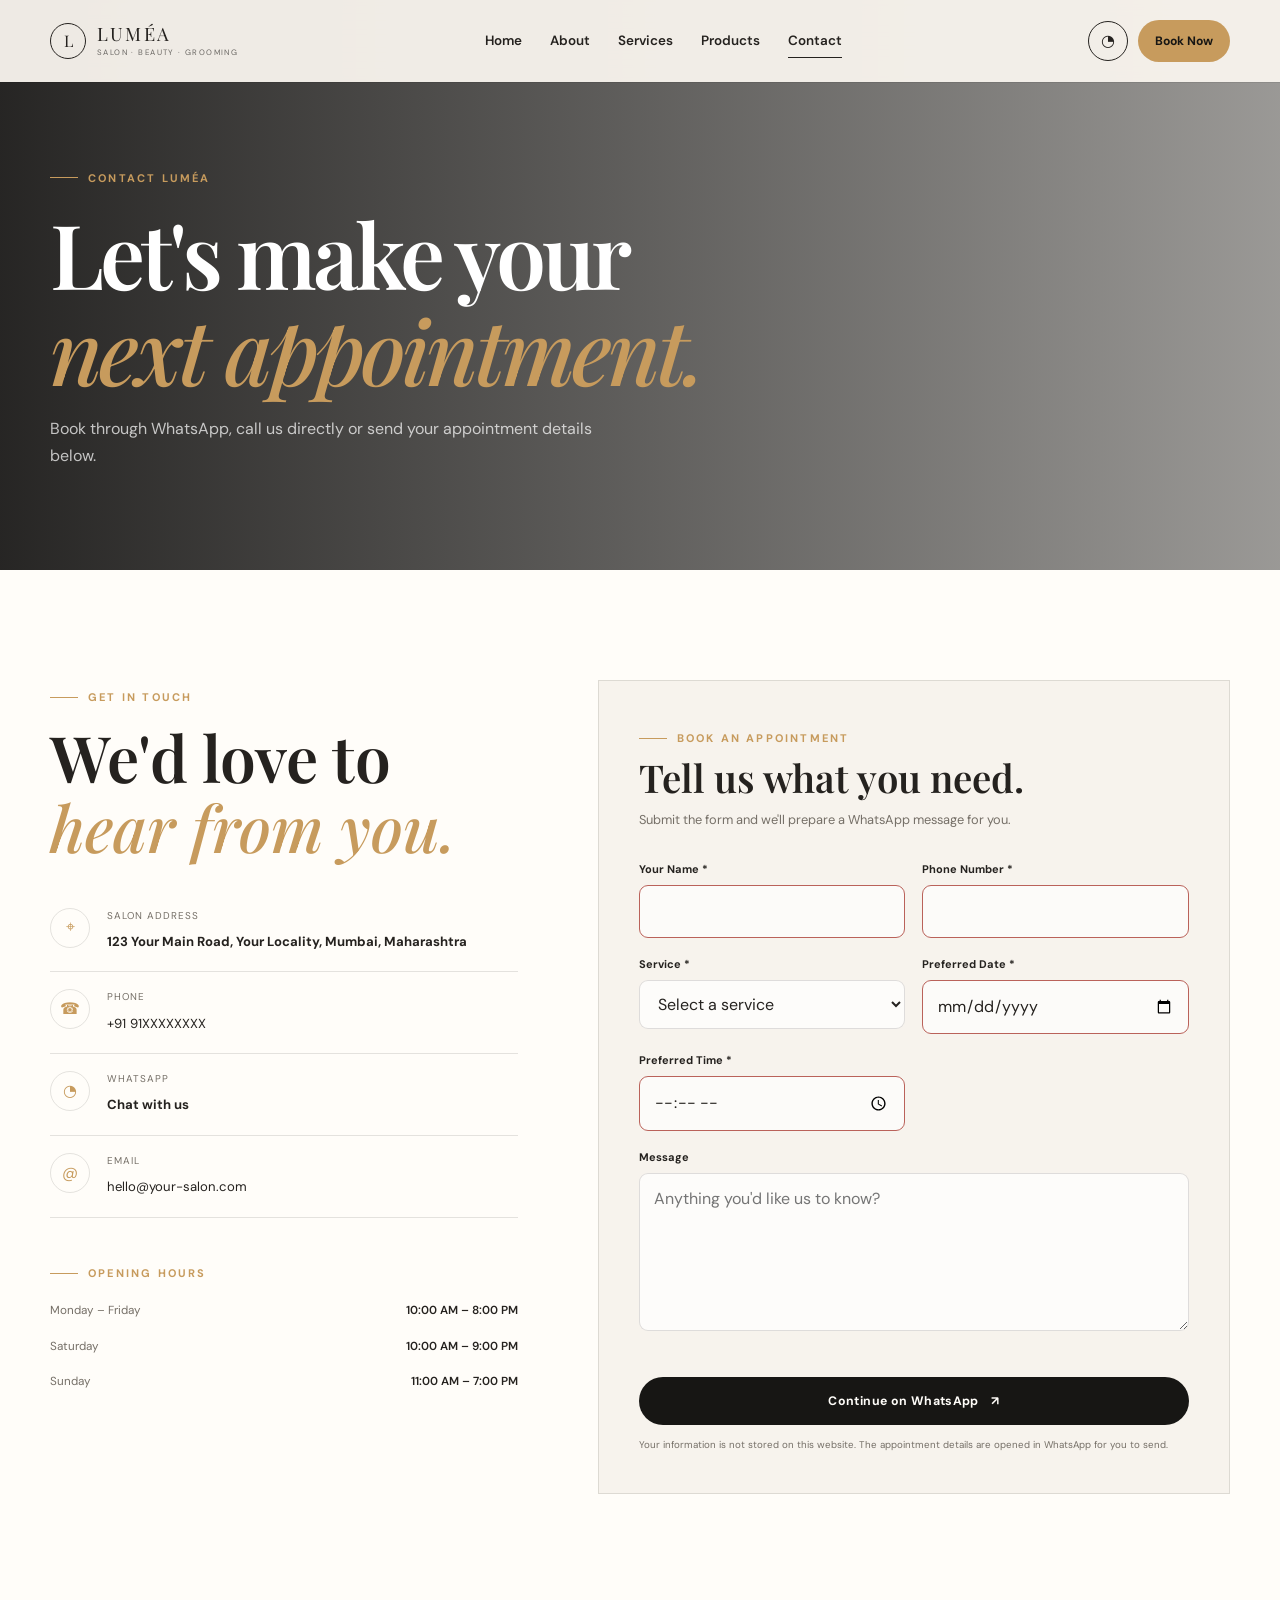
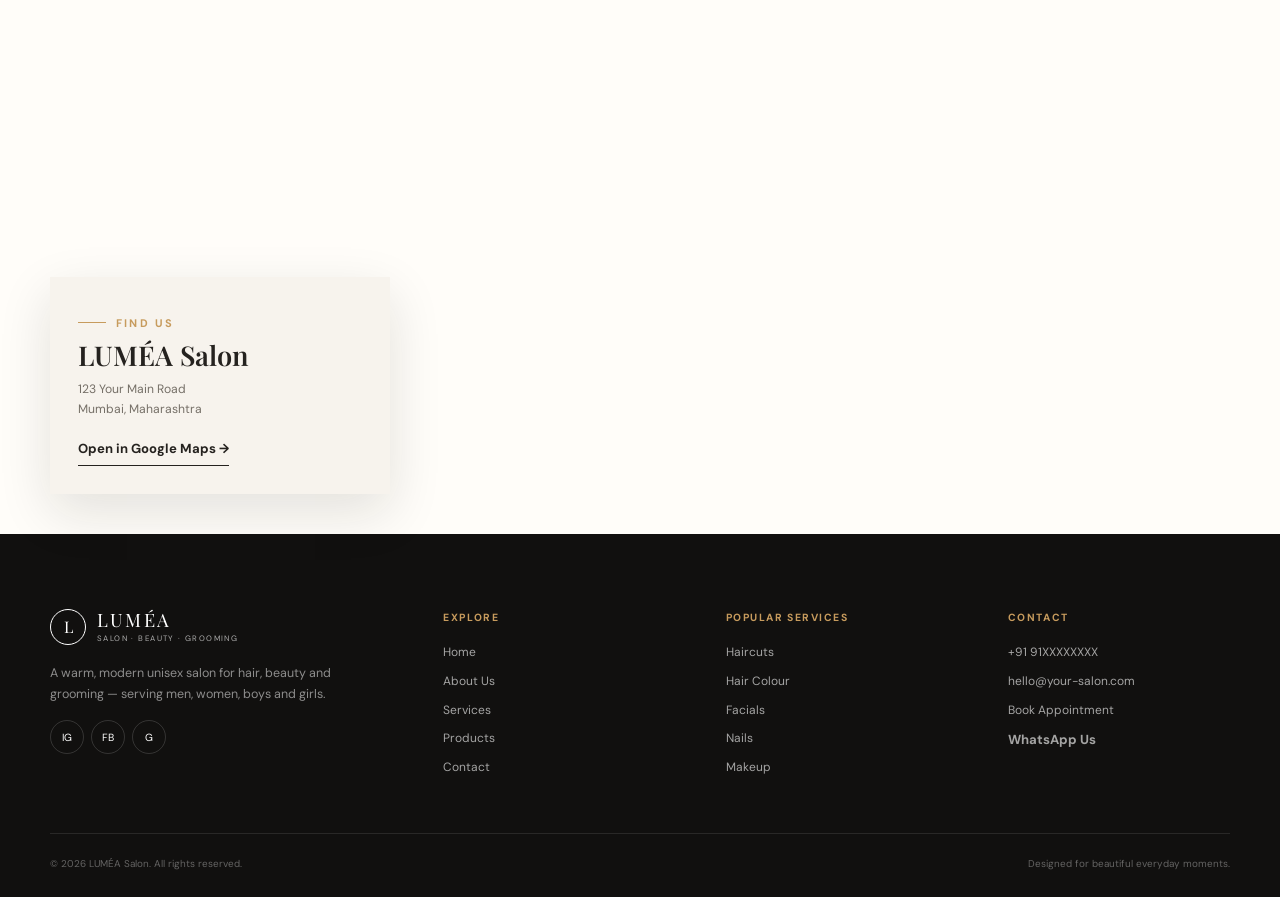
<file: contact.html>
<!DOCTYPE html>
<html lang="en">
<head>
  <meta charset="UTF-8">
  <meta name="viewport" content="width=device-width, initial-scale=1.0">

  <title>Contact & Book Appointment | LUMÉA Salon</title>
  <meta name="description" content="Contact LUMÉA Salon, check opening hours and book a hair, beauty or grooming appointment through WhatsApp.">
  <meta name="theme-color" content="#171614">

  <meta property="og:title" content="Contact LUMÉA Salon">
  <meta property="og:description" content="Book an appointment or contact LUMÉA Salon through WhatsApp.">
  <meta property="og:type" content="website">

  <link rel="preconnect" href="https://fonts.googleapis.com">
  <link rel="preconnect" href="https://fonts.gstatic.com" crossorigin>
  <link href="https://fonts.googleapis.com/css2?family=DM+Sans:wght@400;500;600;700&family=Playfair+Display:wght@500;600;700&display=swap" rel="stylesheet">

  <link rel="stylesheet" href="css/style.css">
  <script src="js/script.js" defer></script>
</head>

<body data-page="contact">

  <div id="site-header"></div>

  <main>

    <section class="page-hero page-hero--contact">
      <div class="container page-hero__content">
        <span class="eyebrow">CONTACT LUMÉA</span>
        <h1>Let's make your<br><em>next appointment.</em></h1>
        <p>
          Book through WhatsApp, call us directly or send your appointment details below.
        </p>
      </div>
    </section>

    <section class="section" id="appointment">
      <div class="container contact-layout">

        <div class="contact-info reveal">

          <span class="eyebrow">GET IN TOUCH</span>
          <h2>We'd love to <em>hear from you.</em></h2>

          <div class="contact-detail">
            <span class="contact-detail__icon">⌖</span>
            <div>
              <small>Salon Address</small>
              <strong>123 Your Main Road, Your Locality, Mumbai, Maharashtra</strong>
            </div>
          </div>

          <div class="contact-detail">
            <span class="contact-detail__icon">☎</span>
            <div>
              <small>Phone</small>
              <a href="tel:+9191XXXXXXXX">+91 91XXXXXXXX</a>
            </div>
          </div>

          <div class="contact-detail">
            <span class="contact-detail__icon">◔</span>
            <div>
              <small>WhatsApp</small>
              <button class="contact-link-button" data-whatsapp="Hello, I would like to enquire about LUMÉA Salon.">
                Chat with us
              </button>
            </div>
          </div>

          <div class="contact-detail">
            <span class="contact-detail__icon">@</span>
            <div>
              <small>Email</small>
              <a href="mailto:hello@your-salon.com">hello@your-salon.com</a>
            </div>
          </div>

          <div class="opening-hours">
            <span class="eyebrow">OPENING HOURS</span>

            <div><span>Monday – Friday</span><strong>10:00 AM – 8:00 PM</strong></div>
            <div><span>Saturday</span><strong>10:00 AM – 9:00 PM</strong></div>
            <div><span>Sunday</span><strong>11:00 AM – 7:00 PM</strong></div>
          </div>

        </div>

        <div class="appointment-card reveal">

          <div class="appointment-card__heading">
            <span class="eyebrow">BOOK AN APPOINTMENT</span>
            <h2>Tell us what you need.</h2>
            <p>
              Submit the form and we'll prepare a WhatsApp message for you.
            </p>
          </div>

          <form id="appointmentForm" novalidate>

            <div class="form-grid">

              <div class="form-field">
                <label for="name">Your Name *</label>
                <input type="text" id="name" name="name" autocomplete="name" required>
              </div>

              <div class="form-field">
                <label for="phone">Phone Number *</label>
                <input type="tel" id="phone" name="phone"
                       inputmode="tel" autocomplete="tel"
                       pattern="[0-9+\-\s()]{10,15}" required>
              </div>

              <div class="form-field">
                <label for="service">Service *</label>
                <select id="service" name="service" required>
                  <option value="">Select a service</option>
                  <option>Haircut</option>
                  <option>Hair Styling</option>
                  <option>Beard & Shave</option>
                  <option>Hair Colour</option>
                  <option>Hair Treatment</option>
                  <option>Facial & Skin</option>
                  <option>Threading</option>
                  <option>Waxing</option>
                  <option>Nails</option>
                  <option>Makeup</option>
                  <option>Grooming</option>
                  <option>Massage & Spa</option>
                </select>
              </div>

              <div class="form-field">
                <label for="date">Preferred Date *</label>
                <input type="date" id="date" name="date" required>
              </div>

              <div class="form-field">
                <label for="time">Preferred Time *</label>
                <input type="time" id="time" name="time" required>
              </div>

              <div class="form-field form-field--full">
                <label for="message">Message</label>
                <textarea id="message" name="message" rows="5"
                          placeholder="Anything you'd like us to know?"></textarea>
              </div>

            </div>

            <p id="formMessage" class="form-message" role="alert"></p>

            <button type="submit" class="btn btn--dark btn--full">
              Continue on WhatsApp <span>↗</span>
            </button>

            <small class="form-note">
              Your information is not stored on this website. The appointment
              details are opened in WhatsApp for you to send.
            </small>

          </form>

        </div>

      </div>
    </section>

    <!-- MAP -->
    <section class="map-section">
      <div class="map-wrap">
        <iframe
          title="LUMÉA Salon location"
          src="https://www.google.com/maps?q=123%20Your%20Main%20Road%2C%20Mumbai%2C%20Maharashtra&output=embed"
          loading="lazy"
          referrerpolicy="no-referrer-when-downgrade">
        </iframe>

        <div class="map-overlay-card">
          <span class="eyebrow">FIND US</span>
          <h3>LUMÉA Salon</h3>
          <p>123 Your Main Road<br>Mumbai, Maharashtra</p>
          <a href="https://www.google.com/maps?q=123%20Your%20Main%20Road%2C%20Mumbai%2C%20Maharashtra"
             target="_blank" rel="noopener" class="text-link">
            Open in Google Maps →
          </a>
        </div>
      </div>
    </section>

  </main>

  <div id="site-footer"></div>

</body>
</html>
</file>
<file: css/style.css>
@import url('https://fonts.googleapis.com/css2?family=DM+Sans:wght@400;500;600;700&family=Playfair+Display:wght@500;600;700&display=swap');

:root {
  --charcoal: #171614;
  --charcoal-2: #211f1c;
  --ink: #25221f;
  --cream: #f7f3ed;
  --cream-2: #efe8dd;
  --beige: #d9c7af;
  --gold: #c79b5d;
  --gold-light: #dfbd86;
  --white: #fffdf9;
  --muted: #756f67;
  --border: rgba(37, 34, 31, 0.12);
  --white-border: rgba(255, 255, 255, 0.16);

  --font-heading: "Playfair Display", Georgia, serif;
  --font-body: "DM Sans", Arial, sans-serif;

  --container: 1180px;
  --header-height: 82px;

  --shadow-sm: 0 8px 30px rgba(28, 24, 19, 0.07);
  --shadow-md: 0 18px 50px rgba(28, 24, 19, 0.12);
  --radius: 18px;
  --transition: 280ms cubic-bezier(.2,.8,.2,1);
}

* {
  box-sizing: border-box;
}

html {
  scroll-behavior: smooth;
}

body {
  margin: 0;
  background: var(--white);
  color: var(--ink);
  font-family: var(--font-body);
  line-height: 1.65;
  overflow-x: hidden;
}

body.menu-open {
  overflow: hidden;
}

img {
  display: block;
  max-width: 100%;
}

button,
input,
select,
textarea {
  font: inherit;
}

button {
  cursor: pointer;
}

a {
  color: inherit;
  text-decoration: none;
}

::selection {
  background: var(--gold);
  color: var(--charcoal);
}

.container {
  width: min(calc(100% - 48px), var(--container));
  margin-inline: auto;
}

.section {
  padding: 110px 0;
}

.section--cream {
  background: var(--cream);
}

.section--dark {
  background: var(--charcoal);
  color: var(--white);
}

.eyebrow {
  display: inline-flex;
  align-items: center;
  gap: 10px;
  color: var(--gold);
  font-size: 0.69rem;
  font-weight: 700;
  letter-spacing: 0.2em;
  line-height: 1.3;
  text-transform: uppercase;
}

.eyebrow::before {
  content: "";
  width: 28px;
  height: 1px;
  background: currentColor;
}

h1,
h2,
h3 {
  margin: 0;
  font-family: var(--font-heading);
  font-weight: 600;
  line-height: 1.08;
}

h1 em,
h2 em {
  color: var(--gold);
  font-style: italic;
  font-weight: 500;
}

p {
  margin: 0 0 1rem;
}

.section-heading {
  max-width: 650px;
  margin-bottom: 55px;
}

.section-heading h2 {
  margin-top: 15px;
  font-size: clamp(2.4rem, 5vw, 4.3rem);
  letter-spacing: -0.035em;
}

.section-heading p {
  max-width: 560px;
  margin-top: 20px;
  color: var(--muted);
}

.section-heading--light p {
  color: rgba(255,255,255,.64);
}

/* --------------------------------
   HEADER
-------------------------------- */

.site-header {
  position: fixed;
  inset: 0 0 auto;
  z-index: 1000;
  height: var(--header-height);
  color: var(--white);
  transition: background var(--transition), box-shadow var(--transition), color var(--transition);
}

.site-header.scrolled,
.site-header:not(.site-header--hero) {
  background: rgba(247, 243, 237, 0.96);
  color: var(--ink);
  box-shadow: 0 1px 0 rgba(0,0,0,.08);
  backdrop-filter: blur(16px);
}

.site-header__inner {
  height: 100%;
  display: flex;
  align-items: center;
  justify-content: space-between;
  gap: 25px;
}

.logo {
  display: inline-flex;
  align-items: center;
  gap: 11px;
  flex-shrink: 0;
}

.logo-mark {
  width: 36px;
  height: 36px;
  display: grid;
  place-items: center;
  border: 1px solid currentColor;
  border-radius: 50%;
  font-family: var(--font-heading);
  font-size: 1rem;
}

.logo-copy {
  display: flex;
  flex-direction: column;
  line-height: 1;
}

.logo-name {
  font-family: var(--font-heading);
  font-size: 1.15rem;
  letter-spacing: .12em;
}

.logo-tagline {
  margin-top: 5px;
  font-size: .49rem;
  letter-spacing: .18em;
  opacity: .65;
}

.site-nav {
  display: flex;
  align-items: center;
  gap: 28px;
}

.site-nav a {
  position: relative;
  padding: 8px 0;
  font-size: .84rem;
  font-weight: 600;
}

.site-nav a::after {
  content: "";
  position: absolute;
  left: 0;
  right: 100%;
  bottom: 2px;
  height: 1px;
  background: currentColor;
  transition: right var(--transition);
}

.site-nav a:hover::after,
.site-nav a.active::after {
  right: 0;
}

.header-actions {
  display: flex;
  align-items: center;
  gap: 10px;
}

.header-whatsapp {
  width: 40px;
  height: 40px;
  border: 1px solid currentColor;
  border-radius: 50%;
  display: grid;
  place-items: center;
  background: transparent;
  color: inherit;
  transition: var(--transition);
}

.header-whatsapp:hover {
  background: var(--gold);
  border-color: var(--gold);
  color: var(--charcoal);
  transform: translateY(-2px);
}

.header-book {
  padding: 11px 17px;
  border-radius: 999px;
  background: var(--gold);
  color: var(--charcoal);
  font-size: .76rem;
  font-weight: 700;
  transition: var(--transition);
}

.header-book:hover {
  background: var(--gold-light);
  transform: translateY(-2px);
}

.menu-toggle {
  display: none;
  width: 44px;
  height: 44px;
  padding: 0;
  border: 0;
  background: transparent;
  color: currentColor;
}

.menu-toggle span {
  display: block;
  width: 23px;
  height: 1px;
  margin: 5px auto;
  background: currentColor;
  transition: var(--transition);
}

/* --------------------------------
   BUTTONS
-------------------------------- */

.btn {
  min-height: 48px;
  display: inline-flex;
  align-items: center;
  justify-content: center;
  gap: 12px;
  padding: 13px 23px;
  border: 1px solid transparent;
  border-radius: 999px;
  font-size: .77rem;
  font-weight: 700;
  letter-spacing: .03em;
  transition: var(--transition);
}

.btn:hover {
  transform: translateY(-3px);
}

.btn--gold {
  background: var(--gold);
  color: var(--charcoal);
}

.btn--gold:hover {
  background: var(--gold-light);
  box-shadow: 0 12px 25px rgba(199,155,93,.2);
}

.btn--dark {
  background: var(--charcoal);
  color: var(--white);
}

.btn--dark:hover {
  background: var(--charcoal-2);
}

.btn--outline-light {
  border-color: rgba(255,255,255,.38);
  color: white;
}

.btn--outline-light:hover {
  background: white;
  border-color: white;
  color: var(--charcoal);
}

.btn--full {
  width: 100%;
}

.whatsapp-btn {
  display: inline-flex;
  align-items: center;
  justify-content: center;
  gap: 9px;
  min-height: 46px;
  padding: 12px 19px;
  border: 1px solid #789d68;
  border-radius: 999px;
  background: #789d68;
  color: white;
  font-weight: 700;
  font-size: .78rem;
  transition: var(--transition);
}

.whatsapp-btn:hover {
  background: #668d57;
  border-color: #668d57;
  transform: translateY(-2px);
}

.whatsapp-btn--dark {
  background: var(--charcoal);
  border-color: var(--charcoal);
}

.whatsapp-icon {
  font-size: 1.15rem;
}

.text-link {
  display: inline-flex;
  align-items: center;
  gap: 11px;
  padding-bottom: 5px;
  border-bottom: 1px solid currentColor;
  color: var(--ink);
  font-size: .82rem;
  font-weight: 700;
}

.text-link span {
  transition: transform var(--transition);
}

.text-link:hover span {
  transform: translateX(4px);
}

.center-action {
  display: flex;
  justify-content: center;
  margin-top: 50px;
}

/* --------------------------------
   HERO
-------------------------------- */

.hero {
  min-height: min(850px, 100vh);
  position: relative;
  display: flex;
  align-items: center;
  color: var(--white);
  background:
    url("https://images.unsplash.com/photo-1560066984-138dadb4c035?auto=format&fit=crop&w=2000&q=90")
    center/cover no-repeat;
}

.hero__overlay {
  position: absolute;
  inset: 0;
  background:
    linear-gradient(90deg, rgba(15,14,13,.84) 0%, rgba(15,14,13,.56) 46%, rgba(15,14,13,.18) 100%),
    linear-gradient(0deg, rgba(15,14,13,.45), transparent 40%);
}

.hero__content {
  position: relative;
  z-index: 1;
  padding-top: 100px;
}

.hero h1 {
  max-width: 900px;
  margin: 20px 0;
  font-size: clamp(3.4rem, 8vw, 7.6rem);
  letter-spacing: -0.05em;
}

.hero__text {
  max-width: 570px;
  margin-bottom: 29px;
  color: rgba(255,255,255,.75);
  font-size: 1rem;
}

.hero__actions {
  display: flex;
  flex-wrap: wrap;
  gap: 11px;
  margin-bottom: 17px;
}

.hero-whatsapp {
  background: rgba(120,157,104,.95);
  border-color: rgba(120,157,104,.95);
}

.hero__scroll {
  position: absolute;
  z-index: 2;
  bottom: 34px;
  right: 42px;
  display: flex;
  align-items: center;
  gap: 13px;
  color: rgba(255,255,255,.58);
  font-size: .62rem;
  letter-spacing: .13em;
  text-transform: uppercase;
  transform: rotate(-90deg) translateX(100%);
  transform-origin: right bottom;
}

.scroll-line {
  display: block;
  width: 50px;
  height: 1px;
  background: currentColor;
}

/* --------------------------------
   PAGE HERO
-------------------------------- */

.page-hero {
  min-height: 570px;
  position: relative;
  display: flex;
  align-items: flex-end;
  padding-bottom: 85px;
  overflow: hidden;
  color: white;
  background: var(--charcoal);
}

.page-hero__image {
  position: absolute;
  inset: 0;
  background:
    linear-gradient(90deg, rgba(15,14,13,.88), rgba(15,14,13,.4)),
    url("https://images.unsplash.com/photo-1521590832167-7bcbfaa6381f?auto=format&fit=crop&w=2000&q=85")
    center/cover;
}

.page-hero--services {
  background:
    linear-gradient(90deg, rgba(15,14,13,.9), rgba(15,14,13,.42)),
    url("https://images.unsplash.com/photo-1519014816548-bf5fe059798b?auto=format&fit=crop&w=2000&q=85")
    center/cover;
}

.page-hero--products {
  background:
    linear-gradient(90deg, rgba(15,14,13,.9), rgba(15,14,13,.42)),
    url("https://images.unsplash.com/photo-1556229010-6c3f2c9ca5f8?auto=format&fit=crop&w=2000&q=85")
    center/cover;
}

.page-hero--contact {
  background:
    linear-gradient(90deg, rgba(15,14,13,.9), rgba(15,14,13,.42)),
    url("https://images.unsplash.com/photo-1600948836101-f9ffda59d250?auto=format&fit=crop&w=2000&q=85")
    center/cover;
}

.page-hero:not(.page-hero--services):not(.page-hero--products):not(.page-hero--contact) {
  background: var(--charcoal);
}

.page-hero__content {
  position: relative;
  z-index: 1;
}

.page-hero h1 {
  margin: 18px 0;
  font-size: clamp(3rem, 7vw, 6.2rem);
  letter-spacing: -.045em;
}

.page-hero p {
  max-width: 590px;
  color: rgba(255,255,255,.72);
}

/* --------------------------------
   INTRO
-------------------------------- */

.intro-grid {
  display: grid;
  grid-template-columns: 1fr 1fr;
  gap: 100px;
  align-items: end;
}

.intro-copy h2 {
  margin-top: 17px;
  font-size: clamp(2.6rem, 5vw, 4.3rem);
}

.intro-text {
  max-width: 500px;
  color: var(--muted);
}

.intro-text p {
  font-size: 1.04rem;
}

/* --------------------------------
   FEATURES
-------------------------------- */

.feature-grid {
  display: grid;
  grid-template-columns: repeat(3, 1fr);
  gap: 1px;
  background: var(--border);
  border: 1px solid var(--border);
}

.feature-card {
  min-height: 225px;
  padding: 34px;
  background: var(--white);
  transition: var(--transition);
}

.feature-card:hover {
  background: var(--cream);
  transform: translateY(-4px);
}

.feature-icon {
  width: 48px;
  height: 48px;
  display: grid;
  place-items: center;
  margin-bottom: 24px;
  border: 1px solid rgba(199,155,93,.45);
  border-radius: 50%;
  color: var(--gold);
  font-size: 1.3rem;
}

.feature-card h3 {
  margin-bottom: 10px;
  font-size: 1.18rem;
}

.feature-card p {
  color: var(--muted);
  font-size: .88rem;
}

/* --------------------------------
   SERVICE PREVIEW
-------------------------------- */

.service-preview-grid {
  display: grid;
  grid-template-columns: repeat(4, 1fr);
  gap: 16px;
}

.service-preview-card {
  overflow: hidden;
  background: var(--charcoal-2);
  border: 1px solid rgba(255,255,255,.08);
}

.service-preview-card img {
  width: 100%;
  aspect-ratio: .86;
  object-fit: cover;
  transition: transform 600ms cubic-bezier(.2,.8,.2,1);
}

.service-preview-card:hover img {
  transform: scale(1.06);
}

.service-preview-card__body {
  padding: 23px;
}

.service-preview-card__body > span {
  color: var(--gold);
  font-size: .65rem;
  letter-spacing: .15em;
}

.service-preview-card h3 {
  margin: 8px 0;
  font-size: 1.4rem;
}

.service-preview-card p {
  color: rgba(255,255,255,.58);
  font-size: .79rem;
}

.service-preview-card a {
  display: inline-block;
  margin-top: 10px;
  color: var(--gold-light);
  font-size: .75rem;
  font-weight: 700;
}

/* --------------------------------
   AUDIENCE
-------------------------------- */

.audience-grid {
  display: grid;
  grid-template-columns: repeat(4, 1fr);
  gap: 14px;
}

.audience-card {
  position: relative;
  min-height: 420px;
  overflow: hidden;
  color: white;
  background: var(--charcoal);
}

.audience-card::after {
  content: "";
  position: absolute;
  inset: 40% 0 0;
  background: linear-gradient(transparent, rgba(0,0,0,.78));
}

.audience-card img {
  width: 100%;
  height: 100%;
  position: absolute;
  inset: 0;
  object-fit: cover;
  transition: transform 700ms cubic-bezier(.2,.8,.2,1);
}

.audience-card:hover img {
  transform: scale(1.07);
}

.audience-card > div {
  position: absolute;
  z-index: 2;
  inset: auto 25px 24px;
}

.audience-card span {
  color: var(--gold-light);
  font-size: .63rem;
  letter-spacing: .15em;
}

.audience-card h3 {
  margin-top: 6px;
  font-size: 2rem;
}

.audience-card p {
  margin: 2px 0 0;
  color: rgba(255,255,255,.7);
  font-size: .75rem;
}

/* --------------------------------
   SPLIT
-------------------------------- */

.split-section {
  display: grid;
  grid-template-columns: 1fr 1fr;
  gap: 85px;
  align-items: center;
}

.split-section--reverse .split-content {
  order: 2;
}

.split-section--reverse .split-image {
  order: 1;
}

.split-image {
  position: relative;
}

.split-image img {
  width: 100%;
  aspect-ratio: 1 / 1.05;
  object-fit: cover;
}

.image-caption {
  position: absolute;
  left: 22px;
  bottom: 22px;
  max-width: 250px;
  padding: 12px 15px;
  background: rgba(23,22,20,.82);
  color: rgba(255,255,255,.8);
  font-size: .7rem;
}

.split-content {
  max-width: 550px;
}

.split-content h2 {
  margin: 16px 0 25px;
  font-size: clamp(2.4rem, 5vw, 4.2rem);
}

.split-content p {
  color: var(--muted);
}

.split-content .btn {
  margin-top: 17px;
}

.split-content--light p {
  color: rgba(255,255,255,.64);
}

/* --------------------------------
   GALLERY
-------------------------------- */

.gallery-grid {
  display: grid;
  grid-template-columns: 1.4fr .8fr .8fr;
  grid-auto-rows: 260px;
  gap: 13px;
}

.gallery-item {
  width: 100%;
  height: 100%;
  padding: 0;
  overflow: hidden;
  border: 0;
  background: var(--charcoal);
}

.gallery-item--large {
  grid-row: span 2;
}

.gallery-item--wide {
  grid-column: span 2;
}

.gallery-item img {
  width: 100%;
  height: 100%;
  object-fit: cover;
  transition: transform 650ms cubic-bezier(.2,.8,.2,1), filter 400ms ease;
}

.gallery-item:hover img {
  transform: scale(1.06);
  filter: brightness(.82);
}

/* --------------------------------
   TESTIMONIALS
-------------------------------- */

.testimonial-grid {
  display: grid;
  grid-template-columns: repeat(4, 1fr);
  gap: 18px;
}

.testimonial {
  min-height: 270px;
  padding: 30px;
  border: 1px solid var(--border);
  background: var(--white);
}

.stars {
  margin-bottom: 23px;
  color: var(--gold);
  letter-spacing: .15em;
}

.testimonial blockquote {
  margin: 0 0 25px;
  font-family: var(--font-heading);
  font-size: 1.08rem;
  line-height: 1.55;
}

.testimonial strong {
  color: var(--muted);
  font-size: .75rem;
}

/* --------------------------------
   CTA
-------------------------------- */

.cta-section {
  padding: 110px 0;
  background:
    linear-gradient(135deg, rgba(199,155,93,.12), transparent 45%),
    var(--charcoal);
  color: white;
  text-align: center;
}

.cta-section__inner {
  max-width: 780px;
}

.cta-section h2 {
  margin: 17px 0 14px;
  font-size: clamp(3rem, 6vw, 5.7rem);
  letter-spacing: -.04em;
}

.cta-section p {
  color: rgba(255,255,255,.62);
}

.cta-section__actions {
  display: flex;
  justify-content: center;
  flex-wrap: wrap;
  gap: 11px;
  margin-top: 28px;
}

/* --------------------------------
   ABOUT
-------------------------------- */

.philosophy-grid {
  display: grid;
  grid-template-columns: repeat(5, 1fr);
  gap: 1px;
  border: 1px solid var(--border);
  background: var(--border);
}

.philosophy-card {
  min-height: 275px;
  padding: 30px 24px;
  background: var(--white);
}

.philosophy-card > span {
  color: var(--gold);
  font-size: .67rem;
  letter-spacing: .15em;
}

.philosophy-card h3 {
  margin: 28px 0 12px;
  font-size: 1.2rem;
}

.philosophy-card p {
  color: var(--muted);
  font-size: .82rem;
}

.stats-grid {
  display: grid;
  grid-template-columns: repeat(4, 1fr);
  gap: 1px;
  background: var(--border);
  border: 1px solid var(--border);
}

.stat {
  padding: 50px 25px;
  text-align: center;
  background: var(--white);
}

.stat strong {
  display: block;
  color: var(--gold);
  font-family: var(--font-heading);
  font-size: clamp(2.8rem, 5vw, 4.8rem);
  line-height: 1;
}

.stat span {
  display: block;
  margin-top: 12px;
  color: var(--muted);
  font-size: .72rem;
  letter-spacing: .08em;
  text-transform: uppercase;
}

.check-list {
  padding: 0;
  margin: 25px 0 18px;
  list-style: none;
}

.check-list li {
  position: relative;
  padding: 8px 0 8px 25px;
  color: rgba(255,255,255,.68);
  font-size: .86rem;
}

.check-list li::before {
  content: "✓";
  position: absolute;
  left: 0;
  color: var(--gold);
}

/* --------------------------------
   SERVICES CATALOGUE
-------------------------------- */

.services-catalogue {
  background: var(--white);
}

.service-step {
  padding: 35px 0;
  border-bottom: 1px solid var(--border);
}

.step-heading {
  display: flex;
  align-items: center;
  gap: 20px;
  margin-bottom: 28px;
}

.step-number {
  color: var(--gold);
  font-family: var(--font-heading);
  font-size: 2.2rem;
}

.step-heading h2 {
  margin-top: 4px;
  font-size: 1.8rem;
}

.customer-chips {
  display: flex;
  flex-wrap: wrap;
  gap: 9px;
}

.customer-chip,
.product-filter {
  padding: 11px 18px;
  border: 1px solid var(--border);
  border-radius: 999px;
  background: transparent;
  color: var(--ink);
  font-size: .75rem;
  font-weight: 700;
  white-space: nowrap;
  transition: var(--transition);
}

.customer-chip:hover,
.customer-chip.active,
.product-filter:hover,
.product-filter.active {
  border-color: var(--charcoal);
  background: var(--charcoal);
  color: white;
  transform: translateY(-2px);
}

.category-grid {
  display: grid;
  grid-template-columns: repeat(4, 1fr);
  gap: 10px;
}

.category-card {
  position: relative;
  min-height: 125px;
  padding: 23px;
  border: 1px solid var(--border);
  background: var(--cream);
  text-align: left;
  transition: var(--transition);
}

.category-card:hover,
.category-card.active {
  border-color: var(--gold);
  background: var(--charcoal);
  color: white;
  transform: translateY(-3px);
}

.category-card__icon {
  display: block;
  margin-bottom: 18px;
  color: var(--gold);
  font-size: 1.25rem;
}

.category-card strong {
  display: block;
  font-family: var(--font-heading);
  font-size: 1.12rem;
}

.category-card small {
  display: block;
  margin-top: 4px;
  color: var(--muted);
  font-size: .65rem;
}

.category-card:hover small,
.category-card.active small {
  color: rgba(255,255,255,.55);
}

.service-results {
  margin-top: 20px;
}

.service-results__top {
  display: flex;
  justify-content: space-between;
  align-items: flex-end;
  gap: 20px;
}

.service-results__top h2 {
  margin-top: 8px;
  font-size: 2.4rem;
}

.text-button {
  border: 0;
  background: transparent;
  color: var(--muted);
  font-size: .75rem;
  font-weight: 700;
}

.text-button:hover {
  color: var(--ink);
}

.breadcrumb {
  margin: 18px 0 28px;
  color: var(--muted);
  font-size: .72rem;
}

.breadcrumb span {
  padding: 0 7px;
  color: var(--gold);
}

.service-cards {
  display: grid;
  grid-template-columns: repeat(3, 1fr);
  gap: 14px;
}

.service-card {
  padding: 27px;
  border: 1px solid var(--border);
  background: var(--white);
  box-shadow: var(--shadow-sm);
  transition: var(--transition);
}

.service-card:hover {
  transform: translateY(-5px);
  box-shadow: var(--shadow-md);
}

.service-card__top {
  display: flex;
  justify-content: space-between;
  gap: 15px;
}

.service-card h3 {
  font-size: 1.4rem;
}

.service-card__number {
  color: var(--gold);
  font-size: .63rem;
  letter-spacing: .15em;
}

.service-card p {
  min-height: 50px;
  margin: 13px 0;
  color: var(--muted);
  font-size: .79rem;
}

.service-meta {
  display: flex;
  align-items: center;
  gap: 17px;
  margin-bottom: 20px;
  color: var(--muted);
  font-size: .7rem;
}

.service-price {
  color: var(--ink);
  font-size: 1rem;
  font-weight: 700;
}

.service-card__actions {
  display: flex;
  gap: 7px;
}

.service-card__actions .btn,
.service-card__actions .whatsapp-btn {
  flex: 1;
  min-height: 43px;
  padding: 9px 12px;
  font-size: .69rem;
}

/* --------------------------------
   PRODUCTS
-------------------------------- */

.product-filters {
  display: flex;
  flex-wrap: wrap;
  gap: 9px;
  margin-bottom: 35px;
}

.product-grid {
  display: grid;
  grid-template-columns: repeat(4, 1fr);
  gap: 17px;
}

.product-card {
  overflow: hidden;
  border: 1px solid var(--border);
  background: var(--white);
  transition: var(--transition);
}

.product-card:hover {
  transform: translateY(-5px);
  box-shadow: var(--shadow-md);
}

.product-card__image {
  overflow: hidden;
  aspect-ratio: 1 / 1;
  background: var(--cream);
}

.product-card__image img {
  width: 100%;
  height: 100%;
  object-fit: cover;
  transition: transform 600ms ease;
}

.product-card:hover .product-card__image img {
  transform: scale(1.06);
}

.product-card__body {
  padding: 23px;
}

.product-card__category {
  color: var(--gold);
  font-size: .6rem;
  font-weight: 700;
  letter-spacing: .15em;
  text-transform: uppercase;
}

.product-card h3 {
  margin: 8px 0;
  font-size: 1.35rem;
}

.product-card p {
  min-height: 46px;
  color: var(--muted);
  font-size: .76rem;
}

.product-card__bottom {
  display: flex;
  align-items: center;
  justify-content: space-between;
  gap: 10px;
  margin-top: 18px;
}

.product-price {
  font-weight: 700;
}

.product-card .whatsapp-btn {
  padding: 9px 12px;
  min-height: 40px;
  font-size: .65rem;
}

/* --------------------------------
   CONTACT
-------------------------------- */

.contact-layout {
  display: grid;
  grid-template-columns: .85fr 1.15fr;
  gap: 80px;
  align-items: start;
}

.contact-info h2 {
  margin: 16px 0 30px;
  font-size: clamp(2.5rem, 5vw, 4.3rem);
}

.contact-detail {
  display: flex;
  gap: 17px;
  padding: 17px 0;
  border-bottom: 1px solid var(--border);
}

.contact-detail__icon {
  width: 40px;
  height: 40px;
  flex: 0 0 40px;
  display: grid;
  place-items: center;
  border: 1px solid var(--border);
  border-radius: 50%;
  color: var(--gold);
}

.contact-detail small {
  display: block;
  margin-bottom: 4px;
  color: var(--muted);
  font-size: .62rem;
  letter-spacing: .1em;
  text-transform: uppercase;
}

.contact-detail strong,
.contact-detail a {
  font-size: .82rem;
  line-height: 1.5;
}

.contact-link-button {
  padding: 0;
  border: 0;
  background: transparent;
  color: var(--ink);
  font-size: .82rem;
  font-weight: 700;
}

.opening-hours {
  margin-top: 38px;
}

.opening-hours > .eyebrow {
  margin-bottom: 13px;
}

.opening-hours > div {
  display: flex;
  justify-content: space-between;
  gap: 20px;
  padding: 8px 0;
  color: var(--muted);
  font-size: .73rem;
}

.opening-hours strong {
  color: var(--ink);
  font-weight: 600;
}

.appointment-card {
  padding: 40px;
  background: var(--cream);
  border: 1px solid var(--border);
}

.appointment-card__heading {
  margin-bottom: 30px;
}

.appointment-card h2 {
  margin: 10px 0;
  font-size: 2.4rem;
}

.appointment-card__heading p {
  color: var(--muted);
  font-size: .8rem;
}

.form-grid {
  display: grid;
  grid-template-columns: repeat(2, 1fr);
  gap: 17px;
}

.form-field {
  display: flex;
  flex-direction: column;
  gap: 7px;
}

.form-field--full {
  grid-column: 1 / -1;
}

.form-field label {
  font-size: .69rem;
  font-weight: 700;
}

.form-field input,
.form-field select,
.form-field textarea {
  width: 100%;
  border: 1px solid rgba(37,34,31,.14);
  border-radius: 9px;
  outline: 0;
  background: rgba(255,255,255,.7);
  color: var(--ink);
  padding: 12px 14px;
  transition: border var(--transition), box-shadow var(--transition);
}

.form-field textarea {
  resize: vertical;
  min-height: 125px;
}

.form-field input:focus,
.form-field select:focus,
.form-field textarea:focus {
  border-color: var(--gold);
  box-shadow: 0 0 0 3px rgba(199,155,93,.12);
}

.form-field input:invalid:not(:placeholder-shown) {
  border-color: #ba625a;
}

.form-message {
  min-height: 20px;
  margin: 13px 0;
  color: #a65047;
  font-size: .72rem;
}

.form-note {
  display: block;
  margin-top: 13px;
  color: var(--muted);
  font-size: .61rem;
  line-height: 1.5;
}

.map-section {
  position: relative;
  min-height: 530px;
}

.map-wrap {
  position: relative;
  height: 530px;
}

.map-wrap iframe {
  width: 100%;
  height: 100%;
  border: 0;
  filter: grayscale(.7) contrast(.95);
}

.map-overlay-card {
  position: absolute;
  left: max(24px, calc((100% - var(--container)) / 2));
  bottom: 40px;
  width: min(340px, calc(100% - 48px));
  padding: 28px;
  background: rgba(247,243,237,.96);
  box-shadow: var(--shadow-md);
}

.map-overlay-card h3 {
  margin: 9px 0;
  font-size: 1.7rem;
}

.map-overlay-card p {
  color: var(--muted);
  font-size: .76rem;
}

/* --------------------------------
   FOOTER
-------------------------------- */

.site-footer {
  padding: 75px 0 25px;
  background: #11100f;
  color: white;
}

.footer-grid {
  display: grid;
  grid-template-columns: 1.5fr 1fr 1fr 1fr;
  gap: 60px;
  padding-bottom: 55px;
}

.footer-brand p {
  max-width: 330px;
  margin-top: 18px;
  color: rgba(255,255,255,.52);
  font-size: .78rem;
}

.footer-title {
  margin-bottom: 17px;
  color: var(--gold);
  font-size: .65rem;
  font-weight: 700;
  letter-spacing: .15em;
  text-transform: uppercase;
}

.footer-links {
  display: flex;
  flex-direction: column;
  gap: 9px;
}

.footer-links a {
  color: rgba(255,255,255,.62);
  font-size: .75rem;
  transition: color var(--transition);
}

.footer-links a:hover {
  color: white;
}

.footer-bottom {
  display: flex;
  justify-content: space-between;
  gap: 20px;
  padding-top: 22px;
  border-top: 1px solid rgba(255,255,255,.1);
  color: rgba(255,255,255,.35);
  font-size: .62rem;
}

.social-links {
  display: flex;
  gap: 7px;
}

.social-links a {
  width: 34px;
  height: 34px;
  display: grid;
  place-items: center;
  border: 1px solid rgba(255,255,255,.15);
  border-radius: 50%;
  font-size: .65rem;
  transition: var(--transition);
}

.social-links a:hover {
  background: var(--gold);
  border-color: var(--gold);
  color: var(--charcoal);
}

/* --------------------------------
   LIGHTBOX
-------------------------------- */

.lightbox {
  position: fixed;
  z-index: 2000;
  inset: 0;
  display: none;
  place-items: center;
  padding: 30px;
  background: rgba(10,9,8,.94);
}

.lightbox.open {
  display: grid;
}

.lightbox img {
  max-width: min(1100px, 94vw);
  max-height: 88vh;
  object-fit: contain;
}

.lightbox__close {
  position: absolute;
  top: 22px;
  right: 25px;
  width: 44px;
  height: 44px;
  border: 1px solid rgba(255,255,255,.3);
  border-radius: 50%;
  background: transparent;
  color: white;
  font-size: 1.7rem;
}

/* --------------------------------
   REVEAL ANIMATIONS
-------------------------------- */

.reveal {
  opacity: 0;
  transform: translateY(25px);
  transition: opacity 700ms ease, transform 700ms cubic-bezier(.2,.8,.2,1);
}

.reveal.visible {
  opacity: 1;
  transform: none;
}

.hero-reveal {
  animation: heroReveal .9s cubic-bezier(.2,.8,.2,1) both;
}

.hero-reveal:nth-child(2) {
  animation-delay: .08s;
}

.hero-reveal:nth-child(3) {
  animation-delay: .16s;
}

.hero-reveal:nth-child(4) {
  animation-delay: .24s;
}

.hero-reveal:nth-child(5) {
  animation-delay: .3s;
}

@keyframes heroReveal {
  from {
    opacity: 0;
    transform: translateY(22px);
  }

  to {
    opacity: 1;
    transform: none;
  }
}

/* --------------------------------
   FOCUS
-------------------------------- */

a:focus-visible,
button:focus-visible,
input:focus-visible,
select:focus-visible,
textarea:focus-visible {
  outline: 2px solid var(--gold);
  outline-offset: 3px;
}

/* --------------------------------
   RESPONSIVE
-------------------------------- */

@media (max-width: 1100px) {
  .site-nav {
    gap: 19px;
  }

  .header-whatsapp {
    display: none;
  }

  .service-preview-grid,
  .product-grid {
    grid-template-columns: repeat(2, 1fr);
  }

  .audience-grid {
    grid-template-columns: repeat(2, 1fr);
  }

  .testimonial-grid {
    grid-template-columns: repeat(2, 1fr);
  }

  .philosophy-grid {
    grid-template-columns: repeat(3, 1fr);
  }

  .category-grid {
    grid-template-columns: repeat(3, 1fr);
  }

  .service-cards {
    grid-template-columns: repeat(2, 1fr);
  }
}

@media (max-width: 850px) {
  :root {
    --header-height: 70px;
  }

  .container {
    width: min(calc(100% - 34px), var(--container));
  }

  .section {
    padding: 80px 0;
  }

  .menu-toggle {
    display: block;
  }

  .site-nav {
    position: fixed;
    z-index: -1;
    inset: var(--header-height) 0 0;
    height: calc(100dvh - var(--header-height));
    display: flex;
    flex-direction: column;
    align-items: stretch;
    gap: 0;
    padding: 20px 25px 30px;
    background: var(--cream);
    color: var(--ink);
    overflow-y: auto;
    transform: translateY(-15px);
    opacity: 0;
    pointer-events: none;
    transition: opacity var(--transition), transform var(--transition);
  }

  .site-header.menu-open .site-nav {
    opacity: 1;
    transform: none;
    pointer-events: auto;
  }

  .site-nav a {
    padding: 18px 3px;
    border-bottom: 1px solid var(--border);
    font-size: 1rem;
  }

  .site-nav a::after {
    display: none;
  }

  .header-actions {
    margin-left: auto;
  }

  .header-book {
    display: none;
  }

  .site-header.menu-open .menu-toggle span:nth-child(1) {
    transform: translateY(6px) rotate(45deg);
  }

  .site-header.menu-open .menu-toggle span:nth-child(2) {
    opacity: 0;
  }

  .site-header.menu-open .menu-toggle span:nth-child(3) {
    transform: translateY(-6px) rotate(-45deg);
  }

  .intro-grid,
  .split-section,
  .contact-layout {
    grid-template-columns: 1fr;
    gap: 45px;
  }

  .split-section--reverse .split-content,
  .split-section--reverse .split-image {
    order: initial;
  }

  .feature-grid {
    grid-template-columns: repeat(2, 1fr);
  }

  .stats-grid {
    grid-template-columns: repeat(2, 1fr);
  }

  .footer-grid {
    grid-template-columns: repeat(2, 1fr);
  }

  .page-hero {
    min-height: 480px;
    padding-bottom: 65px;
  }
}

@media (max-width: 620px) {
  .hero {
    min-height: 760px;
    background-position: 63% center;
  }

  .hero__overlay {
    background: linear-gradient(90deg, rgba(15,14,13,.88), rgba(15,14,13,.35));
  }

  .hero h1 {
    font-size: clamp(3rem, 15vw, 4.7rem);
  }

  .hero__text {
    font-size: .9rem;
  }

  .hero__actions {
    flex-direction: column;
    align-items: stretch;
  }

  .hero__actions .btn {
    width: 100%;
  }

  .hero-whatsapp {
    width: 100%;
  }

  .hero__scroll {
    display: none;
  }

  .section-heading {
    margin-bottom: 35px;
  }

  .feature-grid,
  .service-preview-grid,
  .product-grid,
  .audience-grid,
  .testimonial-grid,
  .service-cards,
  .category-grid,
  .philosophy-grid {
    grid-template-columns: 1fr;
  }

  .audience-card {
    min-height: 330px;
  }

  .gallery-grid {
    grid-template-columns: 1fr 1fr;
    grid-auto-rows: 190px;
  }

  .gallery-item--large {
    grid-column: span 2;
    grid-row: span 1;
  }

  .gallery-item--wide {
    grid-column: span 2;
  }

  .service-results__top {
    align-items: flex-start;
    flex-direction: column;
  }

  .service-results__top h2 {
    font-size: 2rem;
  }

  .customer-chips,
  .product-filters {
    flex-wrap: nowrap;
    overflow-x: auto;
    padding-bottom: 8px;
    scrollbar-width: thin;
  }

  .customer-chip,
  .product-filter {
    flex-shrink: 0;
  }

  .appointment-card {
    padding: 25px 20px;
  }

  .form-grid {
    grid-template-columns: 1fr;
  }

  .form-field--full {
    grid-column: auto;
  }

  .footer-grid {
    grid-template-columns: 1fr 1fr;
    gap: 35px 25px;
  }

  .footer-brand {
    grid-column: 1 / -1;
  }

  .footer-bottom {
    flex-direction: column;
  }

  .map-wrap,
  .map-section {
    height: 480px;
    min-height: 480px;
  }

  .map-overlay-card {
    bottom: 20px;
  }
}

@media (max-width: 375px) {
  .container {
    width: min(calc(100% - 26px), var(--container));
  }

  .logo-tagline {
    display: none;
  }

  .logo-name {
    font-size: 1rem;
  }

  .section {
    padding: 65px 0;
  }

  .hero {
    min-height: 700px;
  }

  .hero h1 {
    font-size: 2.85rem;
  }

  .page-hero h1 {
    font-size: 2.8rem;
  }

  .feature-grid,
  .stats-grid {
    grid-template-columns: 1fr;
  }

  .gallery-grid {
    grid-template-columns: 1fr;
  }

  .gallery-item--large,
  .gallery-item--wide {
    grid-column: auto;
  }

  .gallery-item {
    grid-row: auto;
    min-height: 220px;
  }

  .service-card__actions {
    flex-direction: column;
  }
}

/* --------------------------------
   REDUCED MOTION
-------------------------------- */

@media (prefers-reduced-motion: reduce) {
  html {
    scroll-behavior: auto;
  }

  *,
  *::before,
  *::after {
    animation-duration: .01ms !important;
    animation-iteration-count: 1 !important;
    transition-duration: .01ms !important;
  }

  .reveal {
    opacity: 1;
    transform: none;
  }
}
</file>
